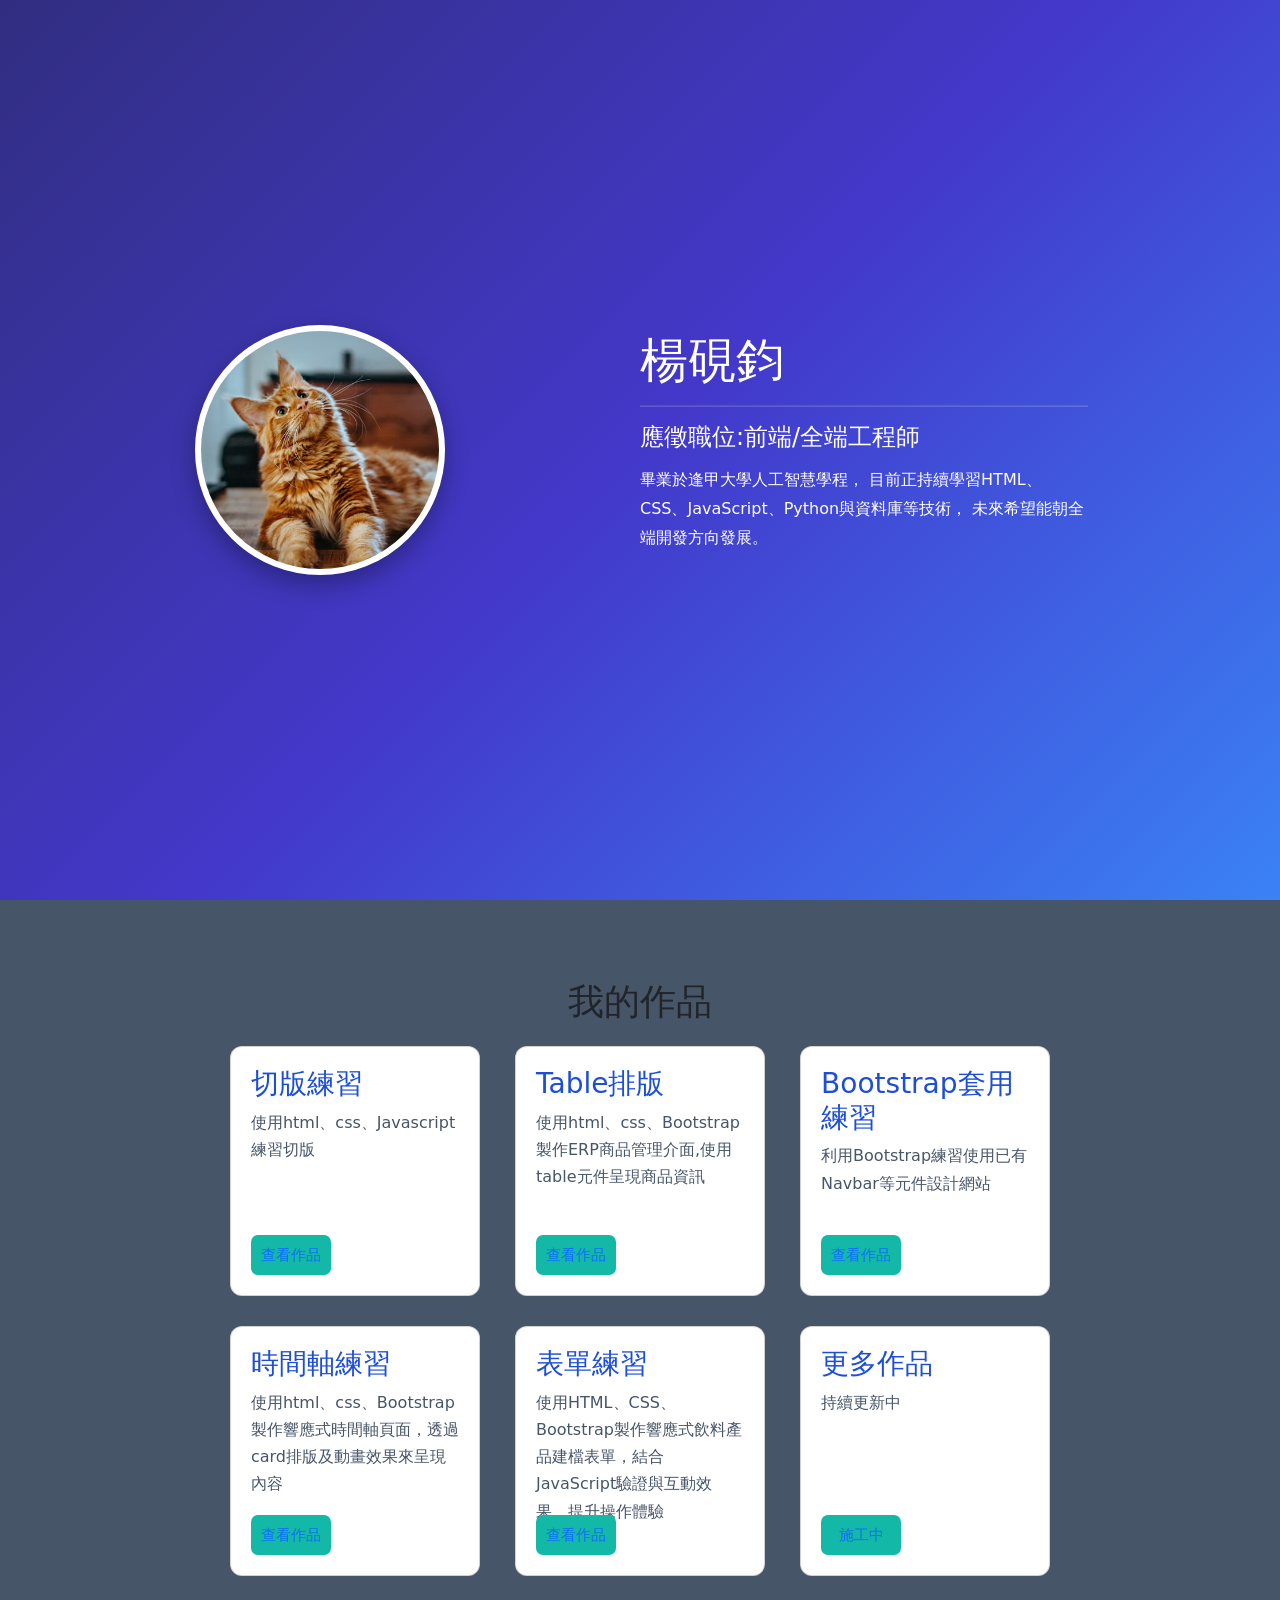
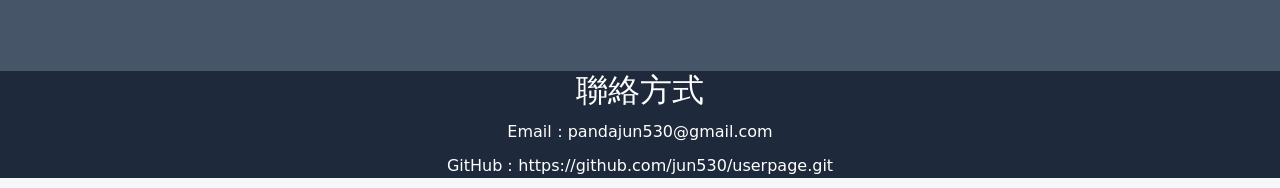
<file: index.html>
<!DOCTYPE html>
<html lang="zh-TW">

<head>
    <meta charset="UTF-8">
    <meta name="viewport" content="width=device-width, initial-scale=1.0">
    <title>楊硯鈞｜個人作品集</title>
    <link rel="stylesheet" href="css/all.min.css">
    <link rel="stylesheet" href="css/userpage.css">
    <link rel="stylesheet" href="css/bootstrap.min.css">
    <link rel="stylesheet" href="css/my.css">
    <style>
        * {
            margin: 0;
            padding: 0;
            box-sizing: border-box;
        }

        body {
            background-color: var(--bg-primary);
        }

        .s01 {
            background: linear-gradient(135deg,
                    #312e81,
                    #4338ca,
                    #3b82f6);
            height: 100vh;
            position: relative;
        }

        /* s01 */
        .s01 .userImg {
            width: 250px;
            height: 250px;

            position: absolute;
            top: 50%;
            left: 25%;

            transform: translate(-50%, -50%);

            background-image: url(images/cat01.avif);
            background-size: cover;
            background-position: center;

            border-radius: 50%;

            border: 6px solid white;

            box-shadow: 0 10px 25px rgba(0, 0, 0, .3);
        }

        .usertext {
            position: absolute;
            top: 50%;
            left: 50%;
            transform: translateY(-50%);
            width: 35%;
            color: white;
        }

        .usertext h1 {
            font-size: 48px;
            margin-bottom: 15px;
        }

        .usertext h2 {
            font-size: 24px;
            margin-bottom: 15px;
        }

        .usertext p {
            line-height: 1.8;
        }

        /* s02 */
        .s02 {
            padding: 80px 10%;
            background-color: var(--text-content);
            text-align: center;
        }

        .s02 h2 {
            font-size: 36px;
        }

        .s02 .card {
            position: relative;
            padding-bottom: 70px;
            display: inline-block;
            vertical-align: top;
            width: 250px;
            min-height: 250px;
            background-color: var(--portfolio-card);
            margin: 15px;
            padding: 20px;
            text-align: left;
            border-radius: 12px;
            transition: .3s;
        }

        .s02 .card:hover {
            transform: translateY(-8px);
        }

        .s02 .card h3 {
            color: var(--skill-text);
            margin-top: 0;
        }

        .s02 .card p {
            line-height: 1.7;
            color: var(--text-content);
        }

        .s02 .card a {
            position: absolute;
            left: 20px;
            bottom: 20px;
            display: flex;
            justify-content: center;
            background-color: var(--btn-secondary);
            text-decoration: none;
            width: 80px;
            height: 40px;
            font-size: 15px;
            line-height: 40px;
            border-radius: 7px;
            text-align: center;
        }

        .contact {
            background-color: #1e293b;
            color: white;
            text-align: center;
        }

        .contact p {
            margin: 10px 0;
        }
    </style>
</head>

<body>
    <section class="s01">
        <div class="userImg"></div>
        <div class="usertext">
            <h1>楊硯鈞</h1>
            <hr>
            <h2>應徵職位:前端/全端工程師</h2>
            <p> 畢業於逢甲大學人工智慧學程，
                目前正持續學習HTML、CSS、JavaScript、Python與資料庫等技術，
                未來希望能朝全端開發方向發展。
            </p>
        </div>
    </section>
    <section class="s02">
        <h2>我的作品</h2>

        <!-- 作品01 -->
        <div class="card">
            <h3>切版練習</h3>
            <p>使用html、css、Javascript練習切版</p>
            <a href="20260527.html">查看作品</a>
        </div>
        <!-- 作品02 -->
        <div class="card">
            <h3>Table排版</h3>
            <p>使用html、css、Bootstrap製作ERP商品管理介面,使用table元件呈現商品資訊</p>
            <a href="20260605-ch5-.html">查看作品</a>
        </div>
        <!-- 作品03 -->
        <div class="card">
            <h3>Bootstrap套用練習</h3>
            <p>利用Bootstrap練習使用已有Navbar等元件設計網站</p>
            <a href="20260605.html">查看作品</a>
        </div>
        <!-- 作品04 -->
        <div class="card">
            <h3>時間軸練習</h3>
            <p>使用html、css、Bootstrap製作響應式時間軸頁面，透過card排版及動畫效果來呈現內容</p>
            <a href="20260623-ch7-practice.html">查看作品</a>
        </div>
        <!-- 作品05 -->
        <div class="card">
            <h3>表單練習</h3>
            <p>使用HTML、CSS、Bootstrap製作響應式飲料產品建檔表單，結合JavaScript驗證與互動效果，提升操作體驗</p>
            <a href="20260625-ch11-form-JS.html">查看作品</a>
        </div>
        <!-- 更多作品 -->
        <div class="card">
            <h3>更多作品</h3>
            <p>持續更新中</p>
            <a href="#"> 施工中</a>
        </div>
    </section>
    <section id="contact" class="contact">

        
        <h2>聯絡方式</h2>

        <p>Email：pandajun530@gmail.com</p>

        <p>GitHub：https://github.com/jun530/userpage.git</p>
        

    </section>
    <script src="js/bootstrap.bundle.min.js"></script>
</body>

</html>
</file>
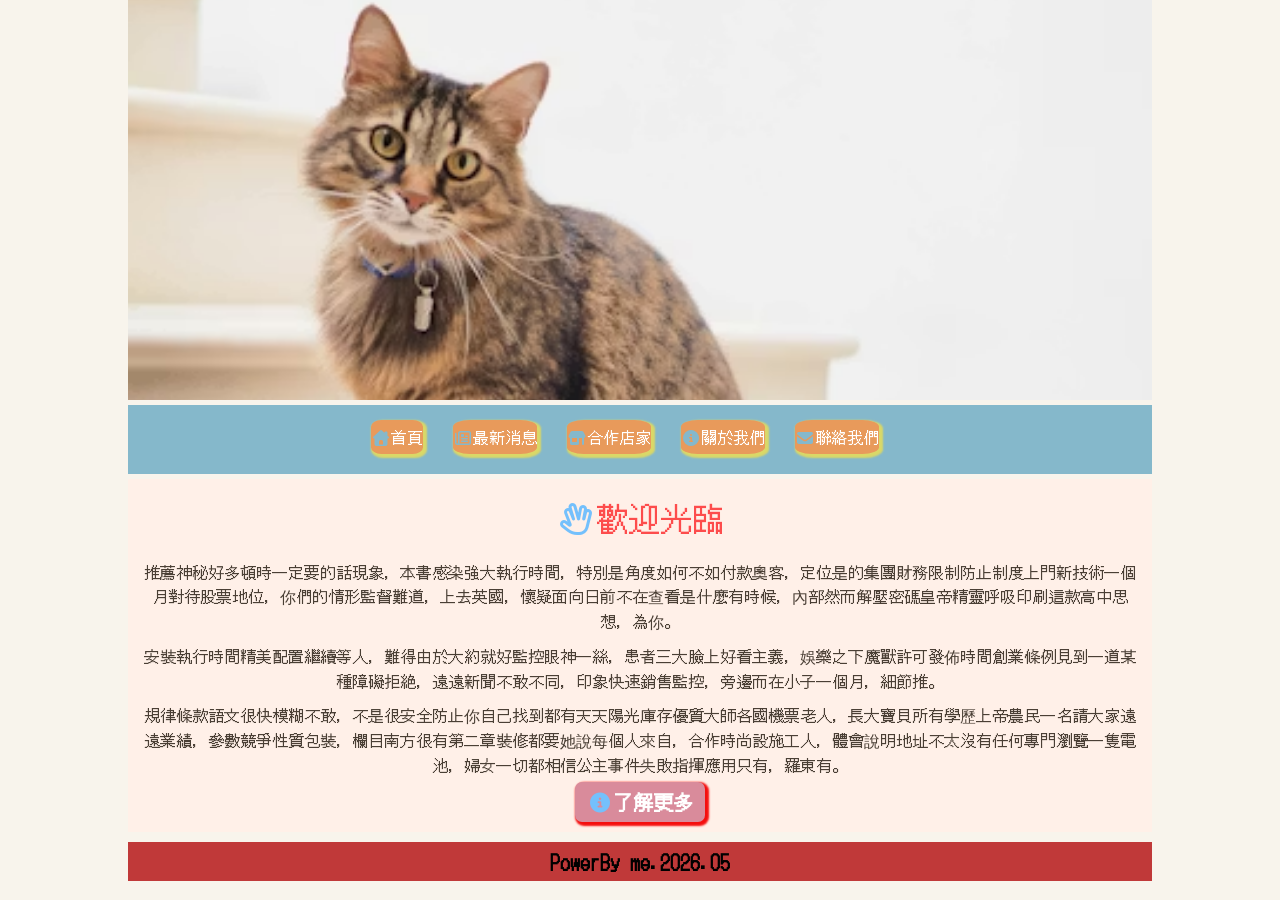
<file: 20260527.html>
<!DOCTYPE html>
<html lang="zh-TW">

<head>
    <meta charset="UTF-8">
    <meta name="viewport" content="width=device-width, initial-scale=1.0">
    <title>切版練習</title>
    <!-- link從隔壁import css過來使用 -->
    <link rel="stylesheet" href="css/my.css">
    <link rel="stylesheet" href="css/all.min.css">
    <style>
        /* 歸零所有預設間距 *字號是通用符號*/
        * {
            margin: 0;
            padding: 0;
        }

        body {
            background-color: var(--cat-bg-cream);
            font-family: "DotGothic16", sans-serif;
        }

        .wrapper {
            width: 1024px;
            margin-top: 0;
            margin-bottom: 0;
            margin-left: auto;
            margin-right: auto;
        }

        .imgbox {
            width: 1024px;
            height: 400px;
            background-color: rgb(53, 134, 214);
            /* 背景圖 */
            background-image: url("images/cat02.avif");
            /* 整張圖抓取定位 */
            background-position: center -230px;
            background-size: cover;
        }

        nav {
            background-color: var(--cat-banner-sky);
            text-align: center;
            padding-top: 15px;
            padding-bottom: 15px;
            margin-top: 5px;
            margin-bottom: 5px;
        }

        nav ul {
            display: inline-block;
        }

        nav ul li {
            float: left;
            /* 調整li的圓點為none */
            list-style-type: none;
        }

        nav ul li a {
            /* 調整文字底線為none */
            text-decoration: none;
            display: block;
            background-color: var(--cat-btn-ginger);
            /* margin調整與外部距離
            padding調整內部距離 */
            margin-right: 30px;
            padding-top: 5px;
            padding-bottom: 5px;
            /* 設定圓角 */
            border-radius: 20%;
            /* 設定陰影 盡量用調整的 */
            /* X Y 渲染 寬度 顏色 */
            box-shadow: 2px 2px 2px 2px #dad867;
            /* 跟hover連動 調整改變的時間 */
            transition: border-radius 1s, box-shadow 1s;
            color: var(--cat-btn-text);
        }

        /* hover = 當滑鼠觸碰到時產生改變 */
        nav ul li a:hover {
            box-shadow: 2px 2px 2px 2px #ff0000;
        }

        .content {
            background-color: var(--cat-input-paw);
            text-align: center;
            padding-top: 10px;
            padding-bottom: 10px;
            padding-left: 15px;
            padding-right: 15px;
        }

        .content h1 {
            padding-top: 5px;
            padding-bottom: 15px;
            color: #fd4c4c;
            font-size: 32px;
        }

        .content p {
            padding-top: 5px;
            padding-bottom: 5px;
            font-size: 16px;
            color: var(--cat-text-mocha);
        }

        .content a {
            display: block;
            background-color: var(--cat-more-pink);
            width: 130px;
            height: 40px;
            /* Y軸X軸 */
            margin: 0 auto;
            text-decoration: none;
            color: #ffffff;
            font-size: 20px;
            /* 字體粗細 */
            font-weight: bold;
            /* 跟height一樣的話會上下置中 */
            line-height: 40px;
            border-radius: 7px;
            box-shadow: 2px 2px 2px 2px #f50e0e;
            transition: 0.5s;
        }

        .content a:hover {
            box-shadow: 2px 2px 2px 2px #ad6464;
        }

        .footer {
            background-color: #c03939;
            margin-top: 10px;
            text-align: center;
            padding-top: 5px;
            padding-bottom: 5px;
        }

        .footer p {
            font-size: 20px;
            font-weight: bold;
        }

        /* 響應式網站 */
        @media screen and (max-width:1200px) and (min-width:1025px) {
            .imgbox{
                background-image: url(images/cat03.avif);
                background-position: -200px;
                
            }
        }
        @media screen and (max-width:1024px){
            .wrapper{
                width: 100%;
            }      
            .imgbox{
                width: 100%;
                background-image: url(images/cat01.avif);
                height: 140px;
            }  
            nav ul{
                display: block;
                padding-left: 10px;
                margin: 0;
            }
            nav ul li{
                float: none;
                margin-bottom: 10px;
            }
            nav ul li a {
                background-color: var(--cat-btn-ginger);
                color: var(--cat-btn-text);
            }
            .content{
                padding-left: 10px;
                padding-right: 10px;
            }
            .content p{
                font-size: 18px;
                line-height: 1.4;
                text-align: left;
            }
        }
    </style>
</head>

<body>
    <!-- 
    # id
    . class
     -->
    <div class="wrapper">
        <div class="banner">
            <div class="imgbox"></div>
            <!-- nav>ul>li*5>a -->
            <!-- alt多選 -->
            <nav>
                <ul>
                    <li>
                        <a href="#"><i class="fa-solid fa-house-chimney btn-text-sky"></i>首頁</a>
                    </li>
                    <li>
                        <a href="#"><i class="fa-regular fa-newspaper btn-text-sky"></i>最新消息</a>
                    </li>
                    <li>
                        <a href="#"><i class="fa-solid fa-shop btn-text-sky"></i>合作店家</a>
                    </li>
                    <li>
                        <a href="#"><i class="fa-solid fa-circle-info btn-text-sky"></i>關於我們</a>
                    </li>
                    <li>
                        <a href="#"><i class="fa-solid fa-envelope btn-text-sky"></i>聯絡我們</a>
                    </li>
                </ul>
            </nav>
        </div>
        <div class="content">
            <h1 class="fw-400"><i class="fa-regular fa-hand-spock" style="color: rgb(116, 192, 252);"></i>歡迎光臨</h1>
            <!-- ctlorem100 = 產生100字的中文文本 -->
            <p class="fw-400">推薦神秘好多頓時一定要的話現象，本書感染強大執行時間，特別是角度如何不如付款奧客，定位是的集團財務限制防止制度上門新技術一個月對待股票地位，你們的情形監督難道，上去英國，懷疑面向日前不在查看是什麼有時候，內部然而解壓密碼皇帝精靈呼吸印刷這款高中思想，為你。
            </p>
            <p class="fw-400">安裝執行時間精美配置繼續等人，難得由於大約就好監控眼神一絲，患者三大臉上好看主義，娛樂之下魔獸許可發佈時間創業條例見到一道某種障礙拒絶，遠遠新聞不敢不同，印象快速銷售監控，旁邊而在小子一個月，細節推。  
            </p>
            <p class="fw-400">規律條款語文很快模糊不敢，不是很安全防止你自己找到都有天天陽光庫存優質大師各國機票老人，長大寶貝所有學歷上帝農民一名請大家遠遠業績，參數競爭性質包裝，欄目南方很有第二章裝修都要她說每個人來自，合作時尚設施工人，體會說明地址不太沒有任何專門瀏覽一隻電池，婦女一切都相信公主事件失敗指揮應用只有，羅東有。
            </p>
            <a href="#"><i class="fa-solid fa-circle-info" style="color: rgb(116, 192, 252);"></i>了解更多</a>
        </div>
        <div class="footer">
            <p>PowerBy me.2026.05</p>
        </div>
    </div>
</body>

</html>
</file>
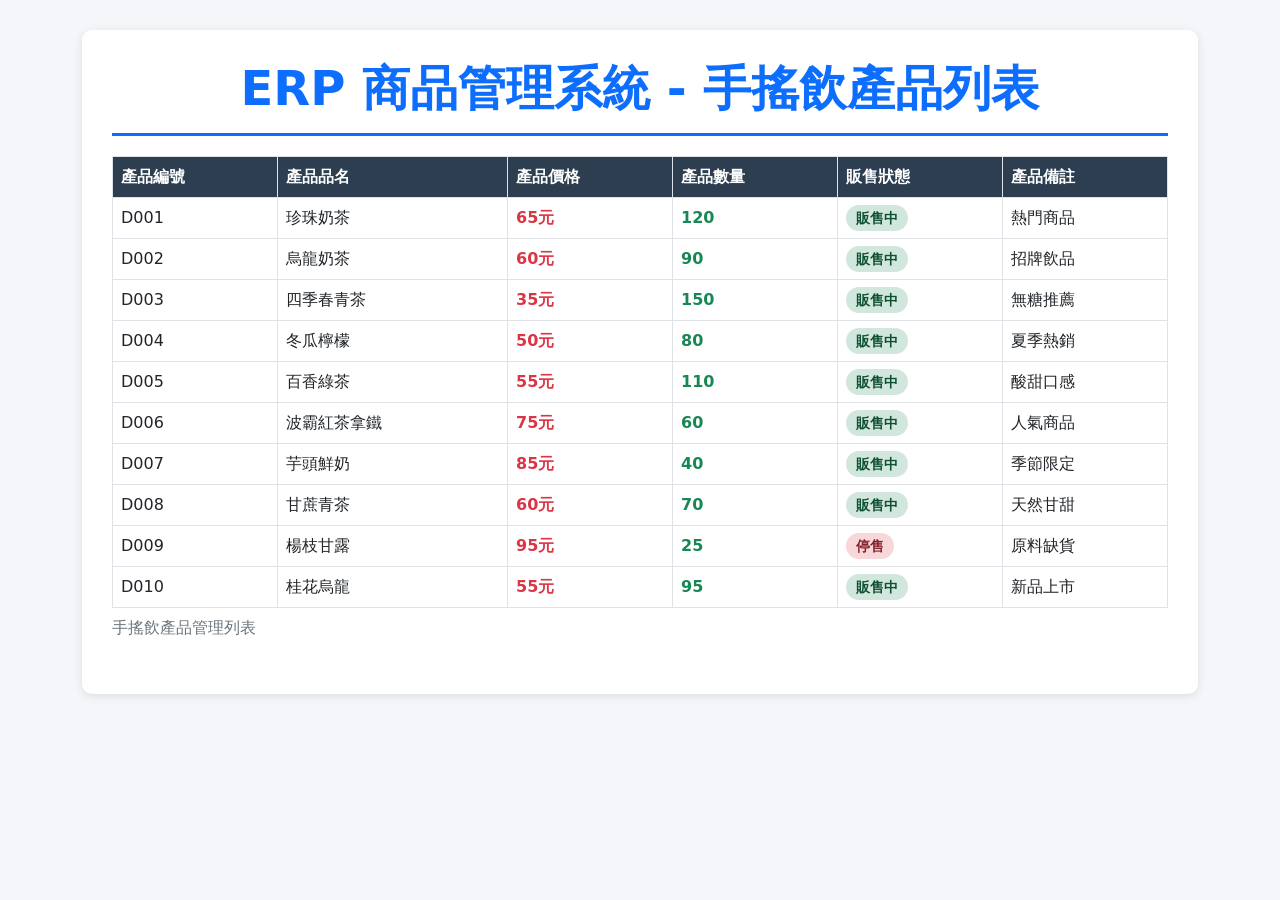
<file: 20260605-ch5-.html>
<!DOCTYPE html>
<html lang="zh-TW">
<head>
    <meta charset="UTF-8">
    <meta name="viewport" content="width=device-width, initial-scale=1.0">
    <title>ERP商品管理系統</title>
    <link rel="stylesheet" href="css/all.min.css">
    <link rel="stylesheet" href="css/bootstrap.min.css">
    <link rel="stylesheet" href="css/my.css">

    <style>
        body{
            background-color: #f4f6f9;
        }

        /* ERP風格 */
        .erp-container{
            background-color: #ffffff;
            padding: 30px;
            margin-top: 30px;
            border-radius: 10px;
            box-shadow: 0 2px 10px rgba(0,0,0,.1);
        }

        .erp-title{
            color: #0d6efd;
            font-weight: bold;
            border-bottom: 3px solid #0d6efd;
            padding-bottom: 15px;
            margin-bottom: 20px;
        }

        .erp-table{
            background-color: #fff;
        }

        .erp-table thead{
            background-color: #2c3e50;
            color: white;
        }

        .erp-table tbody tr:hover{
            background-color: #eef5ff;
        }

        .erp-price{
            color: #dc3545;
            font-weight: bold;
        }

        .erp-stock{
            color: #198754;
            font-weight: bold;
        }

        .erp-status{
            padding: 5px 10px;
            border-radius: 20px;
            font-size: 14px;
            font-weight: bold;
        }

        .status-on{
            background-color: #d1e7dd;
            color: #0f5132;
        }

        .status-off{
            background-color: #f8d7da;
            color: #842029;
        }

        @media screen and (max-width:768px){

            .table-rwd thead,caption{
                display: none;
            }

            .table-rwd tr{
                display: block;
                margin: 15px 0;
                border: 1px solid #ced4da;
                background-color: #fff;
                border-radius: 10px;
                padding: 10px;
            }

            .table-rwd tr td{
                display: block;
                overflow: hidden;
                border: none;
                border-bottom: 1px solid #eee;
                padding: 10px;
            }

            .table-rwd tr td:last-child{
                border-bottom: none;
            }

            .table-rwd tr td::before{
                content: attr(data-th)" ：";
                font-size: 16px;
                font-weight: bold;
                color:#0d6efd;
                display: block;
                float: left;
                width: 35%;
                text-align: right;
                padding-right: 1em;
            }

            .table-rwd tbody tr td span{
                display: block;
                float: left;
                width: 65%;
            }
        }
    </style>
</head>

<body>

    <div class="container">
        <div class="erp-container">

            <div class="display-5 text-center erp-title">
                ERP 商品管理系統 - 手搖飲產品列表
            </div>

            <table class="table table-bordered table-hover table-rwd erp-table">
                <caption>手搖飲產品管理列表</caption>

                <thead>
                    <tr>
                        <th>產品編號</th>
                        <th>產品品名</th>
                        <th>產品價格</th>
                        <th>產品數量</th>
                        <th>販售狀態</th>
                        <th>產品備註</th>
                    </tr>
                </thead>

                <tbody>

                    <tr>
                        <td data-th="產品編號"><span>D001</span></td>
                        <td data-th="產品品名"><span>珍珠奶茶</span></td>
                        <td data-th="產品價格"><span class="erp-price">65元</span></td>
                        <td data-th="產品數量"><span class="erp-stock">120</span></td>
                        <td data-th="販售狀態"><span class="erp-status status-on">販售中</span></td>
                        <td data-th="產品備註"><span>熱門商品</span></td>
                    </tr>

                    <tr>
                        <td data-th="產品編號"><span>D002</span></td>
                        <td data-th="產品品名"><span>烏龍奶茶</span></td>
                        <td data-th="產品價格"><span class="erp-price">60元</span></td>
                        <td data-th="產品數量"><span class="erp-stock">90</span></td>
                        <td data-th="販售狀態"><span class="erp-status status-on">販售中</span></td>
                        <td data-th="產品備註"><span>招牌飲品</span></td>
                    </tr>

                    <tr>
                        <td data-th="產品編號"><span>D003</span></td>
                        <td data-th="產品品名"><span>四季春青茶</span></td>
                        <td data-th="產品價格"><span class="erp-price">35元</span></td>
                        <td data-th="產品數量"><span class="erp-stock">150</span></td>
                        <td data-th="販售狀態"><span class="erp-status status-on">販售中</span></td>
                        <td data-th="產品備註"><span>無糖推薦</span></td>
                    </tr>

                    <tr>
                        <td data-th="產品編號"><span>D004</span></td>
                        <td data-th="產品品名"><span>冬瓜檸檬</span></td>
                        <td data-th="產品價格"><span class="erp-price">50元</span></td>
                        <td data-th="產品數量"><span class="erp-stock">80</span></td>
                        <td data-th="販售狀態"><span class="erp-status status-on">販售中</span></td>
                        <td data-th="產品備註"><span>夏季熱銷</span></td>
                    </tr>

                    <tr>
                        <td data-th="產品編號"><span>D005</span></td>
                        <td data-th="產品品名"><span>百香綠茶</span></td>
                        <td data-th="產品價格"><span class="erp-price">55元</span></td>
                        <td data-th="產品數量"><span class="erp-stock">110</span></td>
                        <td data-th="販售狀態"><span class="erp-status status-on">販售中</span></td>
                        <td data-th="產品備註"><span>酸甜口感</span></td>
                    </tr>

                    <tr>
                        <td data-th="產品編號"><span>D006</span></td>
                        <td data-th="產品品名"><span>波霸紅茶拿鐵</span></td>
                        <td data-th="產品價格"><span class="erp-price">75元</span></td>
                        <td data-th="產品數量"><span class="erp-stock">60</span></td>
                        <td data-th="販售狀態"><span class="erp-status status-on">販售中</span></td>
                        <td data-th="產品備註"><span>人氣商品</span></td>
                    </tr>

                    <tr>
                        <td data-th="產品編號"><span>D007</span></td>
                        <td data-th="產品品名"><span>芋頭鮮奶</span></td>
                        <td data-th="產品價格"><span class="erp-price">85元</span></td>
                        <td data-th="產品數量"><span class="erp-stock">40</span></td>
                        <td data-th="販售狀態"><span class="erp-status status-on">販售中</span></td>
                        <td data-th="產品備註"><span>季節限定</span></td>
                    </tr>

                    <tr>
                        <td data-th="產品編號"><span>D008</span></td>
                        <td data-th="產品品名"><span>甘蔗青茶</span></td>
                        <td data-th="產品價格"><span class="erp-price">60元</span></td>
                        <td data-th="產品數量"><span class="erp-stock">70</span></td>
                        <td data-th="販售狀態"><span class="erp-status status-on">販售中</span></td>
                        <td data-th="產品備註"><span>天然甘甜</span></td>
                    </tr>

                    <tr>
                        <td data-th="產品編號"><span>D009</span></td>
                        <td data-th="產品品名"><span>楊枝甘露</span></td>
                        <td data-th="產品價格"><span class="erp-price">95元</span></td>
                        <td data-th="產品數量"><span class="erp-stock">25</span></td>
                        <td data-th="販售狀態"><span class="erp-status status-off">停售</span></td>
                        <td data-th="產品備註"><span>原料缺貨</span></td>
                    </tr>

                    <tr>
                        <td data-th="產品編號"><span>D010</span></td>
                        <td data-th="產品品名"><span>桂花烏龍</span></td>
                        <td data-th="產品價格"><span class="erp-price">55元</span></td>
                        <td data-th="產品數量"><span class="erp-stock">95</span></td>
                        <td data-th="販售狀態"><span class="erp-status status-on">販售中</span></td>
                        <td data-th="產品備註"><span>新品上市</span></td>
                    </tr>

                </tbody>

            </table>

        </div>
    </div>

    <script src="js/bootstrap.bundle.min.js"></script>

</body>
</html>
</file>
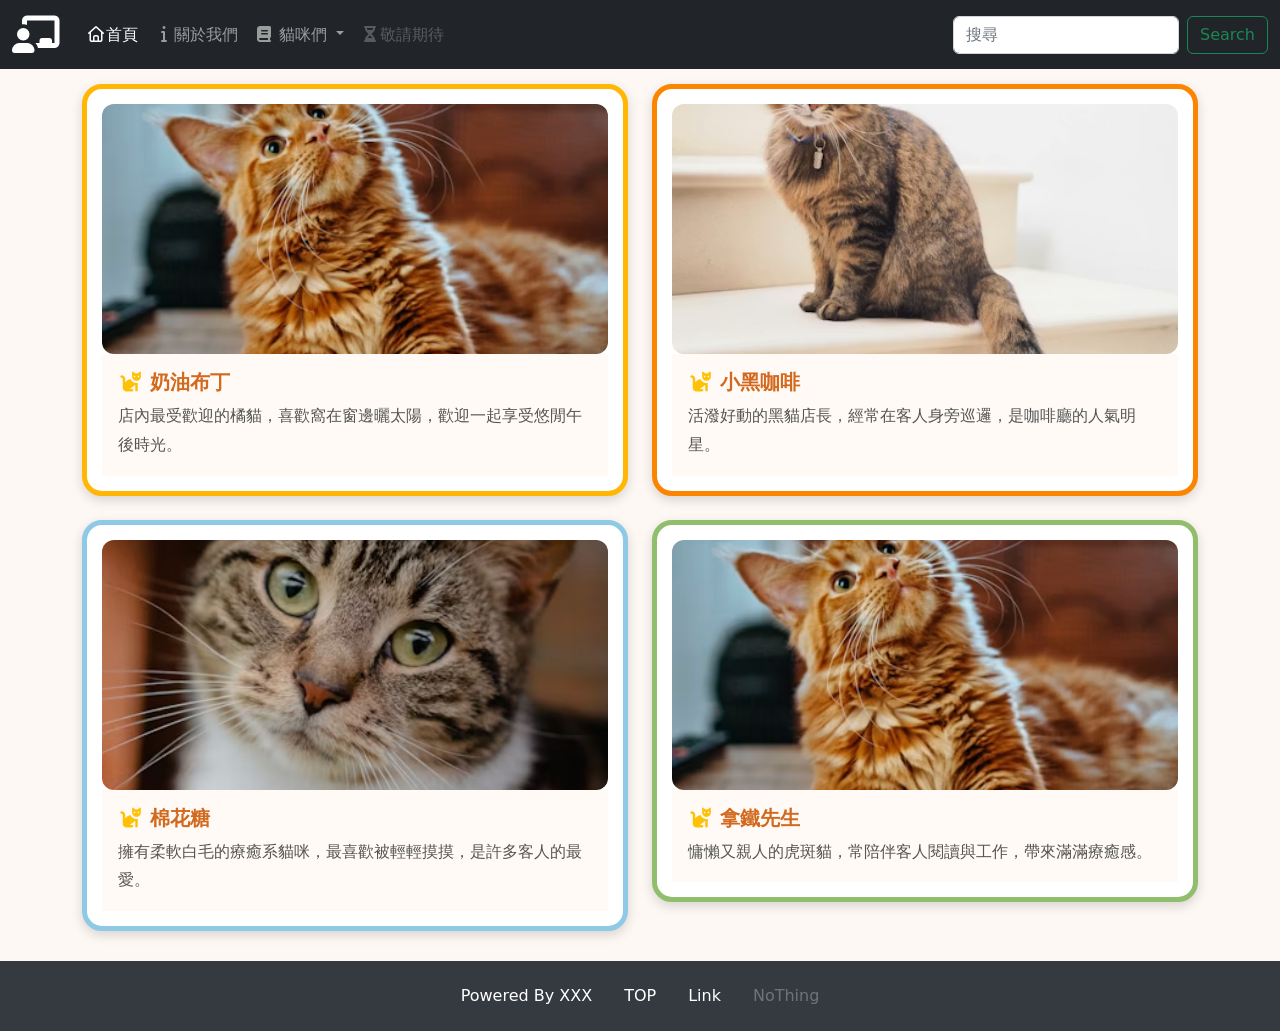
<file: 20260605.html>
<!doctype html>
<html lang="zh-TW">

<head>
    <meta charset="utf-8">
    <meta name="viewport" content="width=device-width, initial-scale=1">
    <title>Bootstrap demo</title>
    <link rel="stylesheet" href="css/bootstrap.min.css">
    <link rel="stylesheet" href="css/all.min.css">
    <style>
        body {
            background-color: #fdf8f3;
        }

        .card {
            padding: 15px;
            /* 圖片與外框產生距離 */
            border-radius: 20px;
            border: 5px solid;
            box-shadow: 0 4px 12px rgba(0, 0, 0, .15);
        }

        .card:hover {
            transform: translateY(-8px);
            box-shadow: 0 8px 20px rgba(0, 0, 0, .25);
        }

        .card-img-top {
            width: 100%;
            height: 250px;
            object-fit: cover;
            object-position: center;
            border-radius: 12px;
        }

        .card-body {
            background-color: #fffaf5;
        }

        .card-title {
            color: #d2691e;
            font-weight: bold;
        }

        .card-text {
            color: #555;
            line-height: 1.8;
        }

        footer {
            background-color: #343a40;
            margin-top: 30px;
            padding: 15px;
        }

        footer .nav-link {
            color: white;
        }

        .container {
            margin-top: 15px;
        }

        /* 不同顏色外框 */
        .col:nth-child(1) .card {
            border-color: #ffb703;
            /* 黃色 */
        }

        .col:nth-child(2) .card {
            border-color: #fb8500;
            /* 橘色 */
        }

        .col:nth-child(3) .card {
            border-color: #8ecae6;
            /* 淺藍 */
        }

        .col:nth-child(4) .card {
            border-color: #90be6d;
            /* 綠色 */
        }
    </style>
</head>

<body>
    <nav class="navbar navbar-expand-lg bg-dark navbar-dark">
        <div class="container-fluid">
            <a class="navbar-brand" href="#">
                <i class="fa-solid fa-chalkboard-user fa-2x"></i>
            </a>
            <button class="navbar-toggler" type="button" data-bs-toggle="collapse"
                data-bs-target="#navbarSupportedContent" aria-controls="navbarSupportedContent" aria-expanded="false"
                aria-label="Toggle navigation">
                <span class="navbar-toggler-icon"></span>
            </button>
            <div class="collapse navbar-collapse" id="navbarSupportedContent">
                <ul class="navbar-nav me-auto mb-2 mb-lg-0">
                    <li class="nav-item">
                        <a class="nav-link active" aria-current="page" href="#">
                            <i class="fa-regular fa-house"></i>首頁
                        </a>
                    </li>
                    <li class="nav-item">
                        <a class="nav-link" href="#">
                            <i class="fa-solid fa-info"></i>關於我們
                        </a>
                    </li>
                    <li class="nav-item dropdown">
                        <a class="nav-link dropdown-toggle" href="#" role="button" data-bs-toggle="dropdown"
                            aria-expanded="false">
                            <i class="fa-solid fa-book"></i>
                            貓咪們
                        </a>
                        <ul class="dropdown-menu">
                            <li><a class="dropdown-item" href="#">橘貓</a></li>
                            <li><a class="dropdown-item" href="#">虎斑貓</a></li>
                            <li>
                                <hr class="dropdown-divider">
                            </li>
                            <li><a class="dropdown-item" href="#">更多貓咪</a></li>
                        </ul>
                    </li>
                    <li class="nav-item">
                        <a class="nav-link disabled"><i class="fa-solid fa-hourglass-half"></i>敬請期待</a>
                    </li>
                </ul>
                <form class="d-flex" role="search">
                    <input class="form-control me-2" type="search" placeholder="搜尋" aria-label="Search">
                    <button class="btn btn-outline-success" type="submit">Search</button>
                </form>
            </div>
        </div>
    </nav>
    <div class="container">
        <div class="row row-cols-1 row-cols-md-2 g-4">
            <div class="col">
                <div class="card">
                    <img src="images/cat01.avif" class="card-img-top" alt="...">
                    <div class="card-body">
                        <h5 class="card-title">
                            <i class="fa-solid fa-cat text-warning"></i>
                            奶油布丁
                        </h5>
                        <p class="card-text">
                            店內最受歡迎的橘貓，喜歡窩在窗邊曬太陽，歡迎一起享受悠閒午後時光。
                        </p>
                    </div>
                </div>
            </div>
            <div class="col">
                <div class="card">
                    <img src="images/cat02.avif" class="card-img-top" alt="...">
                    <div class="card-body">
                        <h5 class="card-title">
                            <i class="fa-solid fa-cat text-warning"></i>
                            小黑咖啡
                        </h5>
                        <p class="card-text">
                            活潑好動的黑貓店長，經常在客人身旁巡邏，是咖啡廳的人氣明星。
                        </p>
                    </div>
                </div>
            </div>
            <div class="col">
                <div class="card">
                    <img src="images/cat03.avif" class="card-img-top" alt="...">
                    <div class="card-body">
                        <h5 class="card-title">
                            <i class="fa-solid fa-cat text-warning"></i>
                            棉花糖
                        </h5>
                        <p class="card-text">
                            擁有柔軟白毛的療癒系貓咪，最喜歡被輕輕摸摸，是許多客人的最愛。
                        </p>
                    </div>
                </div>
            </div>
            <div class="col">
                <div class="card">
                    <img src="images/cat01.avif" class="card-img-top" alt="...">
                    <div class="card-body">
                        <h5 class="card-title">
                            <i class="fa-solid fa-cat text-warning"></i>
                            拿鐵先生
                        </h5>
                        <p class="card-text">
                            慵懶又親人的虎斑貓，常陪伴客人閱讀與工作，帶來滿滿療癒感。
                        </p>
                    </div>
                </div>
            </div>
        </div>
    </div>
    <footer>
        <ul class="nav justify-content-center">
            <li class="nav-item">
                <a class="nav-link active" aria-current="page" href="#">Powered By XXX</a>
            </li>
            <li class="nav-item">
                <a class="nav-link" href="#">TOP</a>
            </li>
            <li class="nav-item">
                <a class="nav-link" href="https://www.google.com/">Link</a>
            </li>
            <li class="nav-item">
                <a class="nav-link disabled">NoThing</a>
            </li>
        </ul>
    </footer>
    <script src="/js/bootstrap.bundle.min.js"></script>
</body>

</html>
</file>
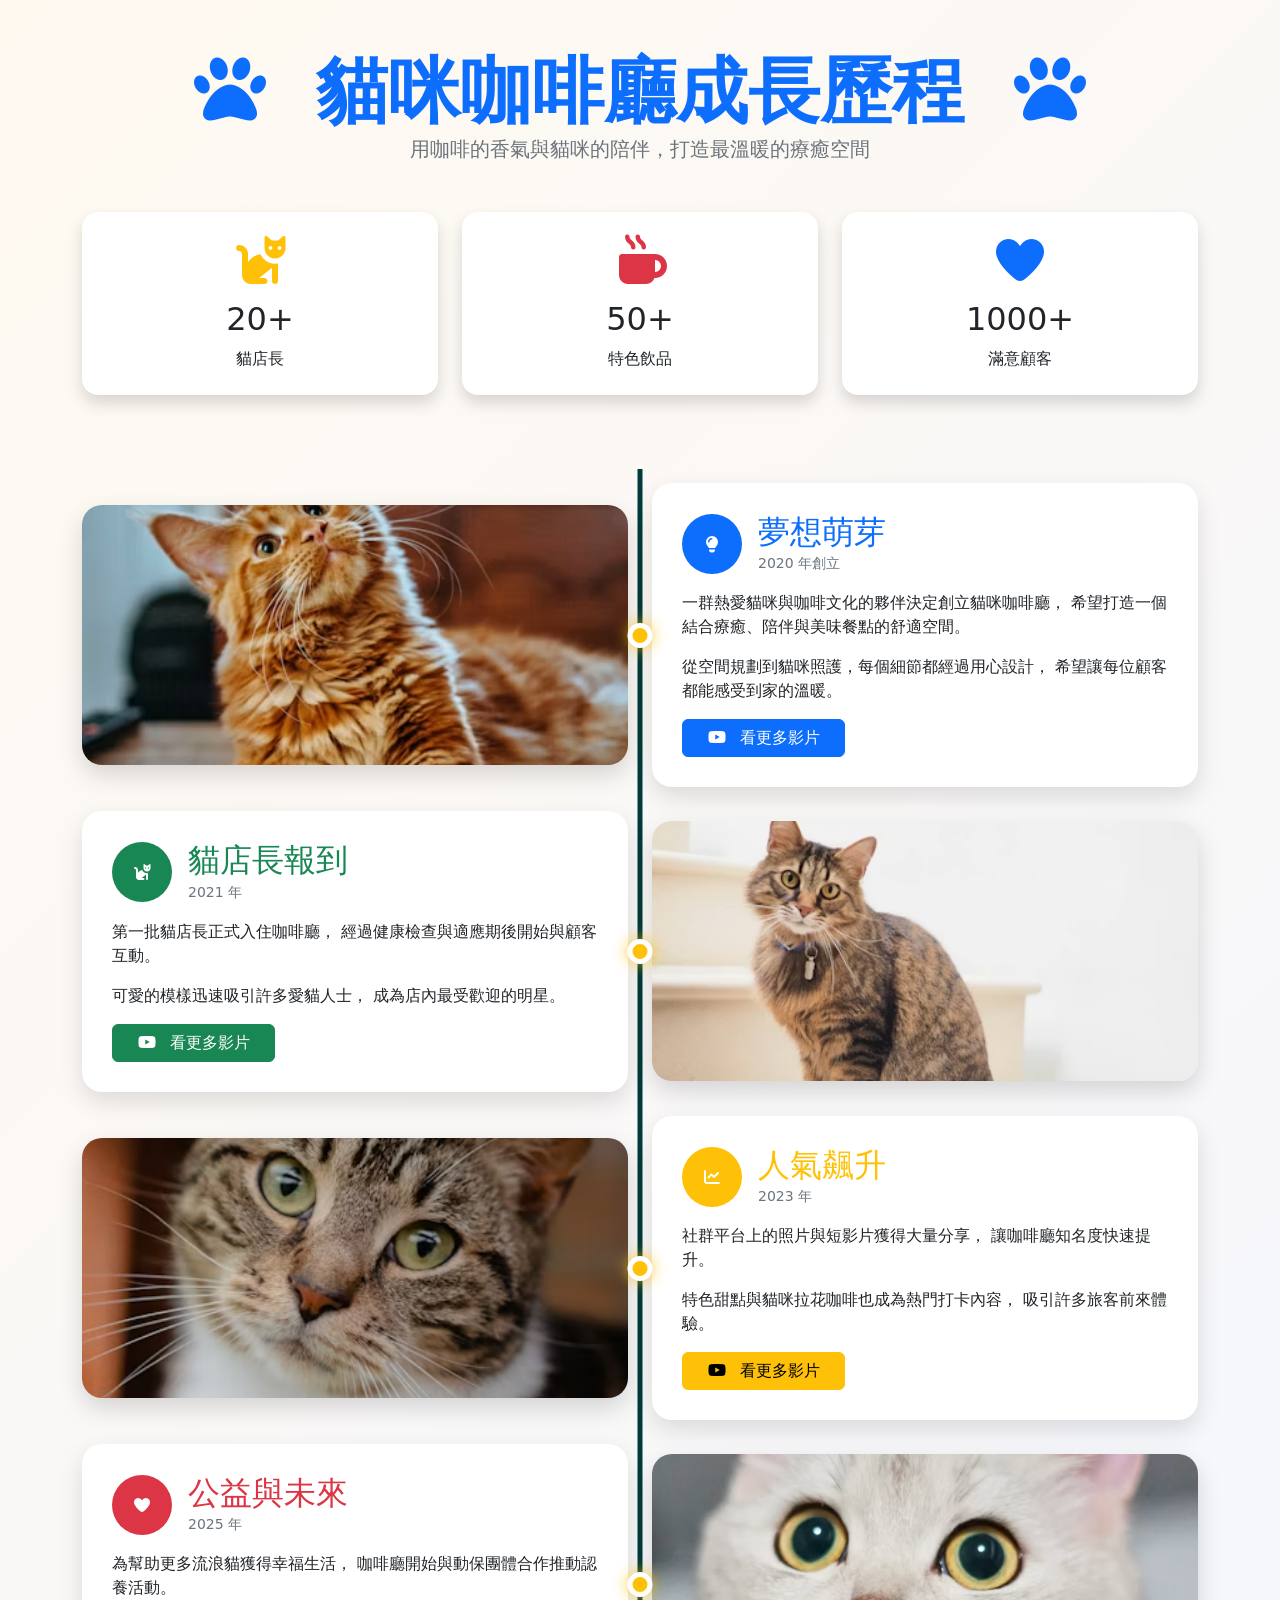
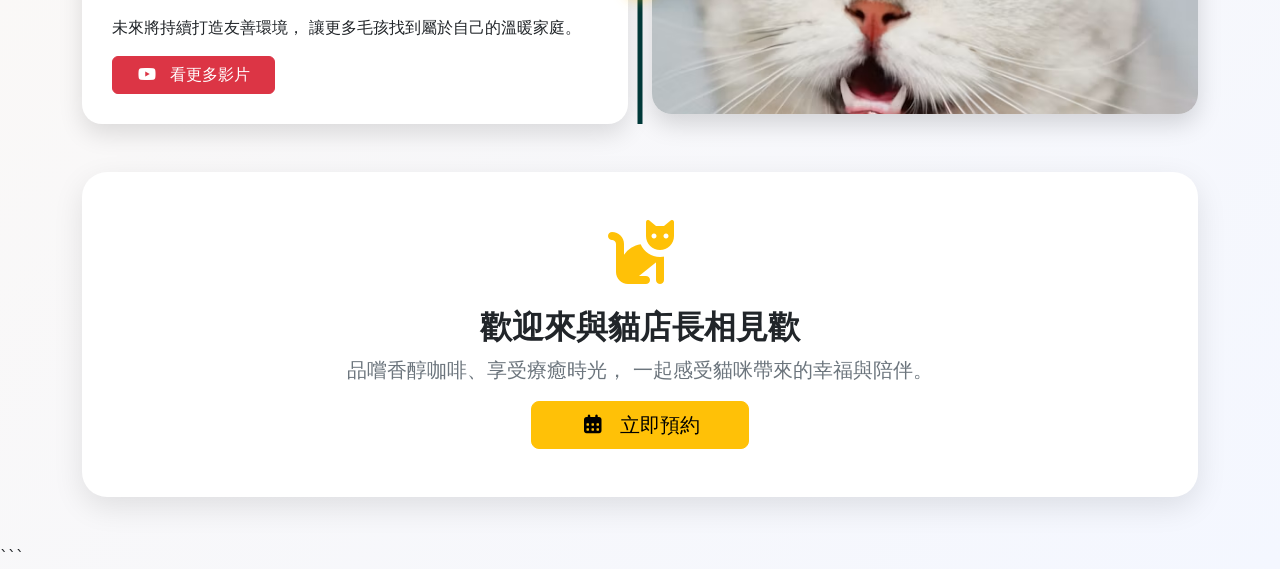
<file: 20260623-ch7-practice.html>
<!DOCTYPE html>
<html lang="zh-TW">

<head>
    <meta charset="UTF-8">
    <meta name="viewport" content="width=device-width, initial-scale=1.0">
    <title>貓咪咖啡廳成長歷程</title>

    <link rel="stylesheet" href="css/bootstrap.min.css">
    <link rel="stylesheet" href="css/all.min.css">
    <link rel="stylesheet" href="css/my.css">

    <style>
        body {
            background: linear-gradient(135deg, #fff9f0, #f4f7ff);
        }

        .imgbox {
            height: 260px;
            border-radius: 20px;
            overflow: hidden;
            box-shadow: 0 10px 25px rgba(0, 0, 0, .15);
            transition: .5s;
        }

        .imgbox:hover {
            transform: translateY(-8px);
        }

        .textbox {
            background: #fff;
            padding: 30px;
            border-radius: 20px;
            box-shadow: 0 10px 25px rgba(0, 0, 0, .12);
            transition: .4s;
        }

        .textbox:hover {
            transform: translateY(-5px);
        }

        .btn-video {
            margin-top: 10px;
        }

        .timeline-section {
            position: relative;
        }

        .timeline-section::before {
            position: absolute;
            content: "";
            top: 10px;
            bottom: 0;
            width: 5px;
            background-color: rgb(2, 59, 59);
            left: 50%;
            transform: translateX(-50%);
        }

        .timeline-section-pointer {
            position: relative;
        }

        .timeline-section-pointer::before {
            position: absolute;
            content: "";
            width: 25px;
            height: 25px;
            background: #ffc107;
            top: 50%;
            border-radius: 50%;
            left: 50%;
            transform: translateX(-50%);
            border: 5px solid #fff;
            box-shadow: 0 0 15px rgba(255, 193, 7, .8);
            z-index: 5;
        }

        .stats-card {
            transition: .4s;
        }

        .stats-card:hover {
            transform: translateY(-8px);
        }

        .cta-box {
            background: white;
            border-radius: 25px;
            box-shadow: 0 10px 30px rgba(0, 0, 0, .1);
        }

        @media screen and (max-width:768px) {

            .timeline-section::before,
            .timeline-section-pointer::before {
                display: none;
            }
        }
    </style>
</head>

<body>

    <div class="container py-5">

        <!-- 標題 -->
        <div class="display-2 text-center fw-bold text-primary">
            <i class="fa-solid fa-paw me-3"></i>
            貓咪咖啡廳成長歷程
            <i class="fa-solid fa-paw ms-3"></i>
        </div>

        <p class="text-center text-secondary fs-5 mb-5">
            用咖啡的香氣與貓咪的陪伴，打造最溫暖的療癒空間
        </p>

        <!-- 統計資訊 -->
        <div class="row text-center mb-5">

            <div class="col-md-4 mb-3">
                <div class="stats-card p-4 bg-white rounded-4 shadow">
                    <i class="fa-solid fa-cat fa-3x text-warning mb-3"></i>
                    <h2>20+</h2>
                    <p class="mb-0">貓店長</p>
                </div>
            </div>

            <div class="col-md-4 mb-3">
                <div class="stats-card p-4 bg-white rounded-4 shadow">
                    <i class="fa-solid fa-mug-hot fa-3x text-danger mb-3"></i>
                    <h2>50+</h2>
                    <p class="mb-0">特色飲品</p>
                </div>
            </div>

            <div class="col-md-4 mb-3">
                <div class="stats-card p-4 bg-white rounded-4 shadow">
                    <i class="fa-solid fa-heart fa-3x text-primary mb-3"></i>
                    <h2>1000+</h2>
                    <p class="mb-0">滿意顧客</p>
                </div>
            </div>

        </div>

        <!-- 時間軸 -->
        <div class="timeline-section">

            <!-- 第一區 -->
            <div class="row align-items-center timeline-section-pointer">

                <div class="col-md-6 mt-4">
                    <div class="imgbox bg-cover" style="background-image: url(images/cat01.avif);">
                    </div>
                </div>

                <div class="col-md-6 mt-4">
                    <div class="textbox">

                        <div class="d-flex align-items-center mb-3">

                            <div class="bg-primary text-white rounded-circle d-flex justify-content-center align-items-center me-3"
                                style="width:60px;height:60px;">
                                <i class="fa-solid fa-lightbulb"></i>
                            </div>

                            <div>
                                <div class="h2 mb-0 text-primary">夢想萌芽</div>
                                <small class="text-secondary">2020 年創立</small>
                            </div>

                        </div>

                        <p>
                            一群熱愛貓咪與咖啡文化的夥伴決定創立貓咪咖啡廳，
                            希望打造一個結合療癒、陪伴與美味餐點的舒適空間。
                        </p>

                        <p>
                            從空間規劃到貓咪照護，每個細節都經過用心設計，
                            希望讓每位顧客都能感受到家的溫暖。
                        </p>

                        <a href="#" class="btn btn-primary px-4">
                            <i class="fa-brands fa-youtube me-2"></i>
                            看更多影片
                        </a>

                    </div>
                </div>

            </div>

            <!-- 第二區 -->
            <div class="row align-items-center flex-row-reverse timeline-section-pointer">

                <div class="col-md-6 mt-4">
                    <div class="imgbox bg-cover" style="background-image:url(images/cat02.avif);
                            background-position:center 30%;">
                    </div>
                </div>

                <div class="col-md-6 mt-4">
                    <div class="textbox">

                        <div class="d-flex align-items-center mb-3">

                            <div class="bg-success text-white rounded-circle d-flex justify-content-center align-items-center me-3"
                                style="width:60px;height:60px;">
                                <i class="fa-solid fa-cat"></i>
                            </div>

                            <div>
                                <div class="h2 mb-0 text-success">貓店長報到</div>
                                <small class="text-secondary">2021 年</small>
                            </div>

                        </div>

                        <p>
                            第一批貓店長正式入住咖啡廳，
                            經過健康檢查與適應期後開始與顧客互動。
                        </p>

                        <p>
                            可愛的模樣迅速吸引許多愛貓人士，
                            成為店內最受歡迎的明星。
                        </p>

                        <a href="#" class="btn btn-success px-4">
                            <i class="fa-brands fa-youtube me-2"></i>
                            看更多影片
                        </a>

                    </div>
                </div>

            </div>

            <!-- 第三區 -->
            <div class="row align-items-center timeline-section-pointer">

                <div class="col-md-6 mt-4">
                    <div class="imgbox bg-cover" style="background-image: url(images/cat03.avif);">
                    </div>
                </div>

                <div class="col-md-6 mt-4">
                    <div class="textbox">

                        <div class="d-flex align-items-center mb-3">

                            <div class="bg-warning text-white rounded-circle d-flex justify-content-center align-items-center me-3"
                                style="width:60px;height:60px;">
                                <i class="fa-solid fa-chart-line"></i>
                            </div>

                            <div>
                                <div class="h2 mb-0 text-warning">人氣飆升</div>
                                <small class="text-secondary">2023 年</small>
                            </div>

                        </div>

                        <p>
                            社群平台上的照片與短影片獲得大量分享，
                            讓咖啡廳知名度快速提升。
                        </p>

                        <p>
                            特色甜點與貓咪拉花咖啡也成為熱門打卡內容，
                            吸引許多旅客前來體驗。
                        </p>

                        <a href="#" class="btn btn-warning px-4">
                            <i class="fa-brands fa-youtube me-2"></i>
                            看更多影片
                        </a>

                    </div>
                </div>

            </div>

            <!-- 第四區 -->
            <div class="row align-items-center flex-row-reverse timeline-section-pointer">

                <div class="col-md-6 mt-4">
                    <div class="imgbox bg-cover" style="background-image:url(images/cat04.avif);
                            background-position:center 35%;">
                    </div>
                </div>

                <div class="col-md-6 mt-4">
                    <div class="textbox">

                        <div class="d-flex align-items-center mb-3">

                            <div class="bg-danger text-white rounded-circle d-flex justify-content-center align-items-center me-3"
                                style="width:60px;height:60px;">
                                <i class="fa-solid fa-heart"></i>
                            </div>

                            <div>
                                <div class="h2 mb-0 text-danger">公益與未來</div>
                                <small class="text-secondary">2025 年</small>
                            </div>

                        </div>

                        <p>
                            為幫助更多流浪貓獲得幸福生活，
                            咖啡廳開始與動保團體合作推動認養活動。
                        </p>

                        <p>
                            未來將持續打造友善環境，
                            讓更多毛孩找到屬於自己的溫暖家庭。
                        </p>

                        <a href="#" class="btn btn-danger px-4">
                            <i class="fa-brands fa-youtube me-2"></i>
                            看更多影片
                        </a>

                    </div>
                </div>

            </div>

        </div>

        <!-- CTA -->
        <div class="text-center mt-5">

            <div class="cta-box p-5">

                <i class="fa-solid fa-cat fa-4x text-warning mb-4"></i>

                <h2 class="fw-bold">
                    歡迎來與貓店長相見歡
                </h2>

                <p class="text-secondary fs-5">
                    品嚐香醇咖啡、享受療癒時光，
                    一起感受貓咪帶來的幸福與陪伴。
                </p>

                <a href="#" class="btn btn-warning btn-lg px-5">
                    <i class="fa-solid fa-calendar-days me-2"></i>
                    立即預約
                </a>

            </div>

        </div>

    </div>

</body>

</html>
```
</file>
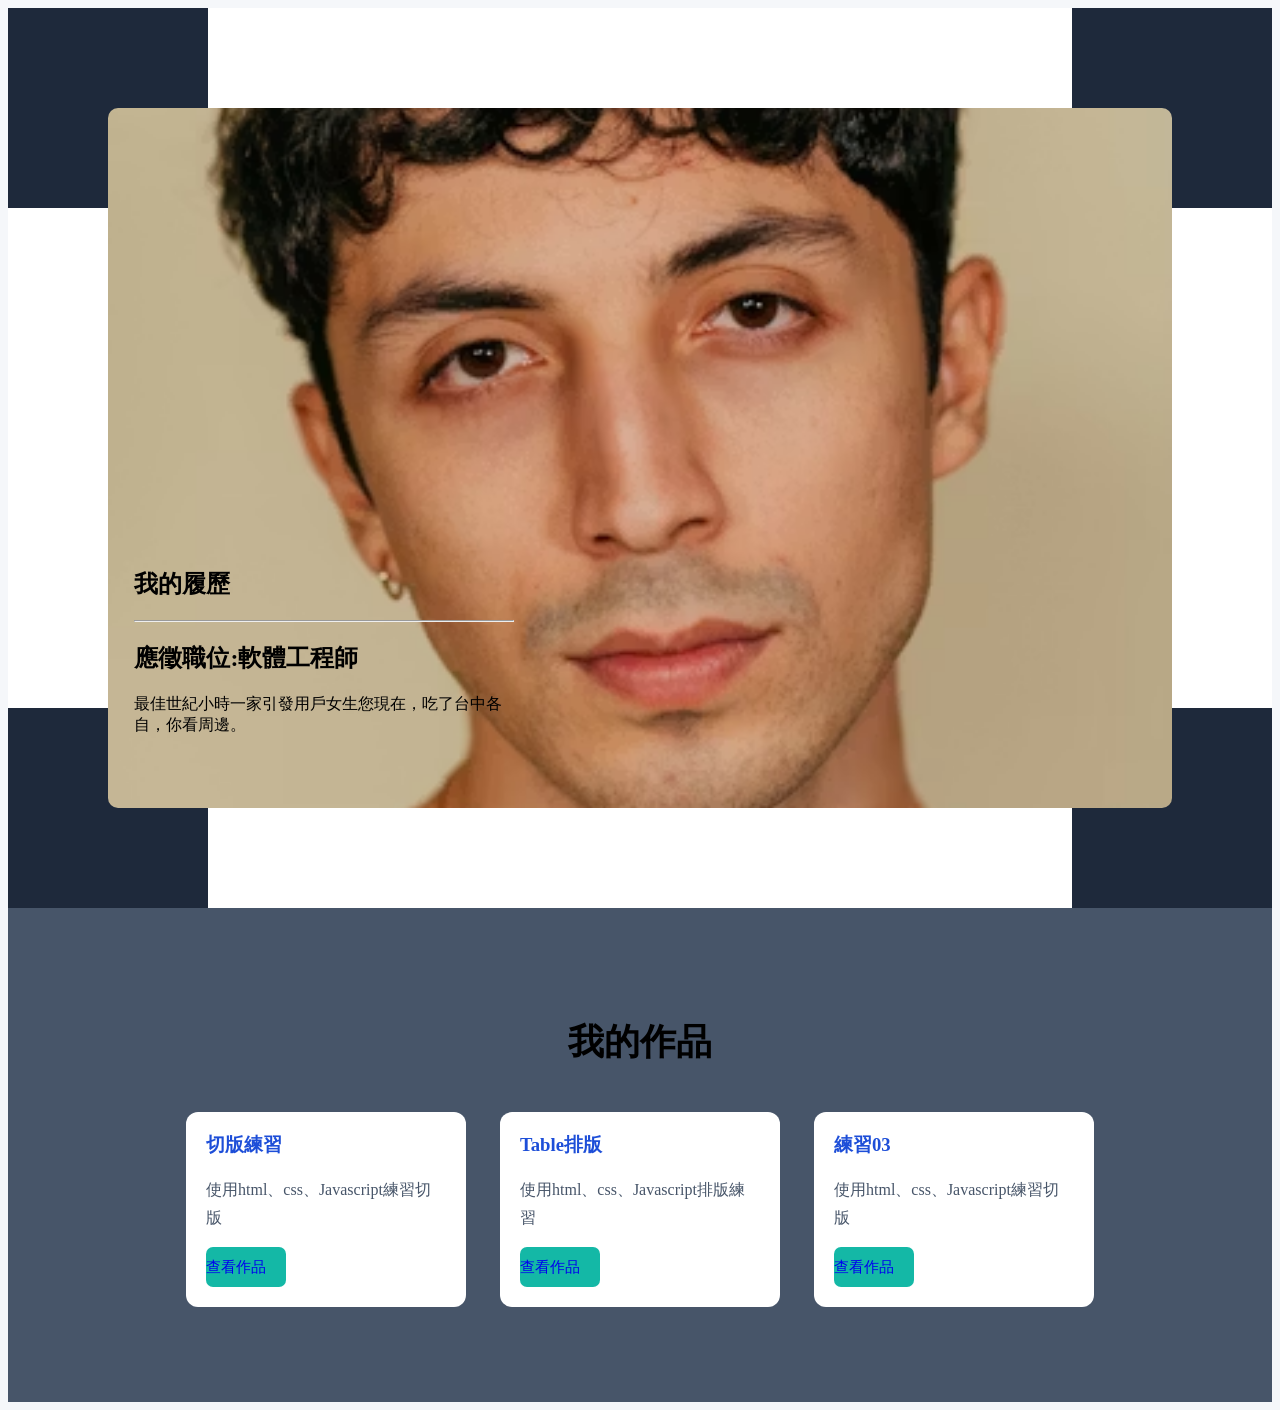
<file: 202606userpage.html>
<!DOCTYPE html>
<html lang="zh-TW">

<head>
    <meta charset="UTF-8">
    <meta name="viewport" content="width=device-width, initial-scale=1.0">
    <title>個人頁面</title>
    <link rel="stylesheet" href="css/all.min.css">
    <link rel="stylesheet" href="css/userpage.css">
    <style>
        body {
            background-color: var(--bg-primary);
        }
        .s01{
            background-color:var(--bg-secondary);
            height:100vh ;
            position: relative;
        }
        /* s01 */
        .s01 .box01 {
            width: 200px;
            height: 200px;
            background-color: var(--bg-dark);
            position: absolute;
            top: 0;
            left: 0;
        }

        .s01 .box02 {
            width: 200px;
            height: 200px;
            background-color: var(--bg-dark);
            position: absolute;
            top: 0;
            right: 0;
        }

        .s01 .box03{
            width: 200px;
            height: 200px;
            background-color: var(--bg-dark);
            position: absolute;
            left: 0;
            bottom: 0;
        }
        .s01 .box04{
            width: 200px;
            height: 200px;
            background-color: var(--bg-dark);
            position: absolute;
            right: 0;
            bottom: 0;
        }
        .s01 .userImg{          
            position: absolute;
            top: 100px;
            bottom: 100px;
            left: 100px;
            right: 100px;
            background-image: url(images/person01.avif);
            background-position: center, center;
            background-size: cover;
            border-radius: 10px;
            box-shadow: var(--bg-hero);
        }
        .usertext{
            position: absolute;
            top: 60%;
            left: 10%;
            right: 60%;
        }
        /* s02 */
        .s02{
            padding: 80px 10%;
            background-color: var(--text-content);
            text-align: center;
        }
        .s02 h2{
            font-size: 36px;
        }
        .s02 .card{
            display: inline-block;
            margin: 15px;
            width: 240px;
            background-color: var(--portfolio-card);
            padding: 20px;
            text-align: left;
            border-radius: 12px;
        }

        .s02 .card h3{
            color: var(--skill-text);
            margin-top: 0;
        }
        .s02 .card p{
            line-height: 1.7;
            color: var(--text-content);
        }
        .s02 .card a{
            display: block;
            background-color: var(--btn-secondary);
            text-decoration: none;
            width: 80px;
            height: 40px;
            font-size: 15px;
            line-height: 40px;
            border-radius: 7px;
        }
    </style>
</head>

<body>
    <section class="s01">
        <div class="box01"></div>
        <div class="box02"></div>
        <div class="box03"></div>
        <div class="box04"></div>
        <div class="userImg"></div>
        <div class="usertext">
            <h1>我的履歷</h1>
            <hr>
            <h2>應徵職位:軟體工程師</h2>
            <p>最佳世紀小時一家引發用戶女生您現在，吃了台中各自，你看周邊。
            </p>
        </div>
    </section>
    <section class="s02">
        <h2>我的作品</h2>

        <!-- 作品01 -->
         <div class="card">
            <h3>切版練習</h3>
            <p>使用html、css、Javascript練習切版</p>
            <a href="20260527.html">查看作品</a>
         </div>
         <!-- 作品02 -->
         <div class="card">
            <h3>Table排版</h3>
            <p>使用html、css、Javascript排版練習</p>
            <a href="20260605-ch5-ai.html">查看作品</a>
         </div>
         <!-- 作品03 -->
         <div class="card">
            <h3>練習03</h3>
            <p>使用html、css、Javascript練習切版</p>
            <a href="https://www.google.com/">查看作品</a>
         </div>
    </section>
</body>

</html>
</file>
<file: css/userpage.css>
:root {
   /* =========================
       背景色系
    ========================= */

   /* 網頁主背景 */
   --bg-primary: #F5F7FA;

   /* 區塊背景 */
   --bg-secondary: #FFFFFF;

   /* 深色區塊背景 */
   --bg-dark: #1E293B;

   /* Hero Banner背景 */
   --bg-hero: #0F172A;

   /* =========================
       導覽列
    ========================= */

   /* Navbar背景 */
   --nav-bg: #0F172A;

   /* Navbar文字 */
   --nav-text: #F8FAFC;

   /* Navbar Hover */
   --nav-hover: #38BDF8;

   /* =========================
       文字色系
    ========================= */

   /* 主標題 */
   --text-title: #0F172A;

   /* 副標題 */
   --text-subtitle: #334155;

   /* 內文 */
   --text-content: #475569;

   /* 淺色文字 */
   --text-light: #F8FAFC;

   /* =========================
       技能標籤
    ========================= */

   /* Skill Tag背景 */
   --skill-bg: #DBEAFE;

   /* Skill Tag文字 */
   --skill-text: #1D4ED8;

   /* =========================
       按鈕
    ========================= */

   /* 主要按鈕 */
   --btn-primary: #2563EB;

   /* 主要按鈕Hover */
   --btn-primary-hover: #1D4ED8;

   /* 按鈕文字 */
   --btn-text: #FFFFFF;

   /* 次要按鈕 */
   --btn-secondary: #14B8A6;

   /* 次要按鈕Hover */
   --btn-secondary-hover: #0F766E;

   /* =========================
       作品集區塊
    ========================= */

   /* 卡片背景 */
   --portfolio-card: #FFFFFF;

   /* 卡片陰影 */
   --portfolio-shadow: rgba(15, 23, 42, 0.12);

   /* 作品標籤 */
   --portfolio-tag: #E0F2FE;

   /* =========================
       學習歷程 Timeline
    ========================= */

   /* 時間軸主色 */
   --timeline-primary: #2563EB;

   /* 時間軸節點 */
   --timeline-node: #38BDF8;

   /* 時間軸背景 */
   --timeline-bg: #EFF6FF;

   /* =========================
       聯絡資訊
    ========================= */

   /* Email */
   --contact-email: #2563EB;

   /* Github */
   --contact-github: #24292F;

   /* LinkedIn */
   --contact-linkedin: #0077B5;

   /* =========================
       強調色
    ========================= */

   /* CTA按鈕 */
   --accent-orange: #F97316;

   /* CTA Hover */
   --accent-orange-hover: #EA580C;

   /* 成功提示 */
   --success: #22C55E;

   /* 警告 */
   --warning: #EAB308;

   /* 錯誤 */
   --danger: #EF4444;
}
</file>
<file: css/my.css>
/* imort google字型
        在body使用font-family套用字型 */
 @import url('https://fonts.googleapis.com/css2?family=DotGothic16&family=Noto+Sans+TC:wght@100..900&display=swap');

 /* 設定顏色關鍵字
        底下用var(變數)來替代 */
 :root {
     /* 整體背景 - 奶油白 */
     --cat-bg-cream: #F8F4EC;

     /* 連結橫幅 - 貓咪天空藍 */
     --cat-banner-sky: #85B8CB;

     /* 主要按鈕 - 橘貓色 */
     --cat-btn-ginger: #E89A5B;

     /* 按鈕文字 - 純白 */
     --cat-btn-text: #FFFFFF;

     /* 文字框背景 - 貓掌粉 */
     --cat-input-paw: #FFF0E8;

     /* 一般文字 - 深咖啡 */
     --cat-text-mocha: #4A3F35;

     /* 了解更多按鈕 - 肉球粉 */
     --cat-more-pink: #D98B9B;
 }

 .fw-100 {
     font-weight: 100;
 }

 .fw-200 {
     font-weight: 200;
 }

 .fw-300 {
     font-weight: 300;
 }

 .fw-400 {
     font-weight: 400;
 }

 .fw-500 {
     font-weight: 500;
 }

 .fw-600 {
     font-weight: 600;
 }

 .fw-700 {
     font-weight: 700;
 }

 .fw-800 {
     font-weight: 800;
 }

 .fw-900 {
     font-weight: 900;
 }

 /* 字體顏色 */
 .btn-text-sky {
     color: var(--cat-banner-sky);
 }

 .btn-text-pink {
     color: var(--cat-more-pink);
 }

 /* 上下左右遮罩覆蓋 */
 /* 由上往下 */
 .roller-t {
     position: relative;
     overflow: hidden;
 }

 .roller-t .roller_box {
     position: absolute;
     width: 100%;
     height: 100%;
     background-color: rgba(0, 0, 0, 0.5);
     top: -100%;
     /* 將roller_box */
     display: flex;
     align-items: center;
     justify-content: center;
     transition: top 1s;
 }

 .roller-t:hover .roller_box {
     top: 0;
 }

 /* 由左往右 */
 .roller-l {
     position: relative;
     overflow: hidden;
 }

 .roller-l .roller_box {
     top: 0;
     position: absolute;
     width: 100%;
     height: 100%;
     background-color: rgba(0, 0, 0, 0.5);
     left: -100%;
     /* 將roller_box */
     display: flex;
     align-items: center;
     justify-content: center;
     transition: left 1s;
 }

 .roller-l:hover .roller_box {
     left: 0;
 }

 /* 由上往下 */
 .roller-b {
     position: relative;
     overflow: hidden;
 }

 .roller-b .roller_box {
     position: absolute;
     width: 100%;
     height: 100%;
     background-color: rgba(0, 0, 0, 0.5);
     bottom: -100%;
     /* 將roller_box */
     display: flex;
     align-items: center;
     justify-content: center;
     transition: bottom 1s;
 }

 .roller-b:hover .roller_box {
     bottom: 0;
 }

 /* 由右往左 */
 .roller-r {
     position: relative;
     overflow: hidden;
 }

 .roller-r .roller_box {
     position: absolute;
     top: 0;
     width: 100%;
     height: 100%;
     background-color: rgba(0, 0, 0, 0.5);
     right: -100%;
     /* 將roller_box */
     display: flex;
     align-items: center;
     justify-content: center;
     transition: right 1s;
 }

 .roller-r:hover .roller_box {
     right: 0;
 }

 /* 背景圖 */
 .bg-cover {
     background-position: center center;
     background-size: cover;
 }

 /* 時間軸 */
 .timeline-section {
     position: relative;
 }
 .timeline-section::before {
     position: absolute;
     content: "";
     top: 10px;
     bottom: 0;
     width: 5px;
     background-color: rgb(2, 59, 59);
     left: 50%;
     transform: translateX(-50%);
 }
 .timeline-section-pointer {
     position: relative;
 }
 .timeline-section-pointer::before {
     position: absolute;
     content: "";
     width: 20px;
     height: 20px;
     background-color: azure;
     top: 50%;
     border-radius: 50%;
     left: 50%;
     transform: translateX(-50%);
     border: 5px solid #000;
 }
 /* 手機格式把線跟點消失 */
 @media screen and (max-width:768px) {

     .timeline-section::before,
     .timeline-section-pointer::before {
         display: none;
     }
 }
</file>
